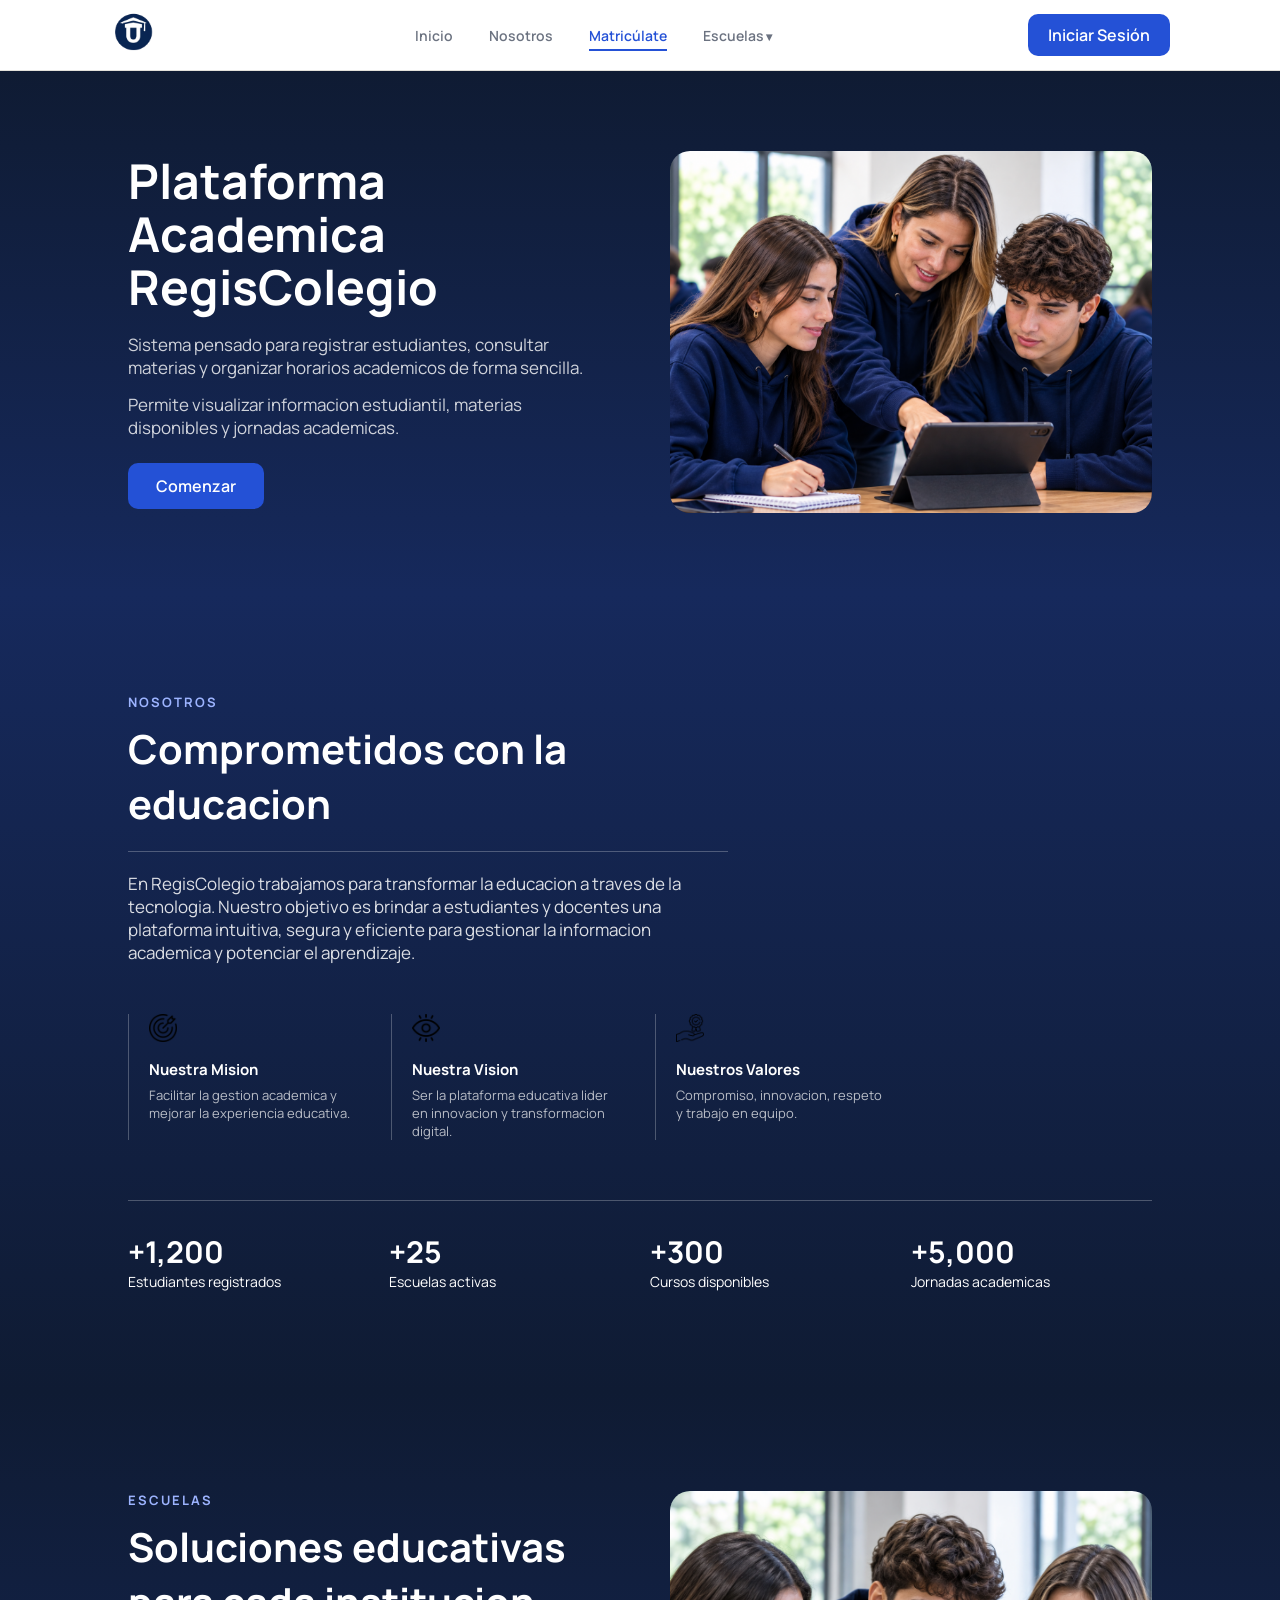
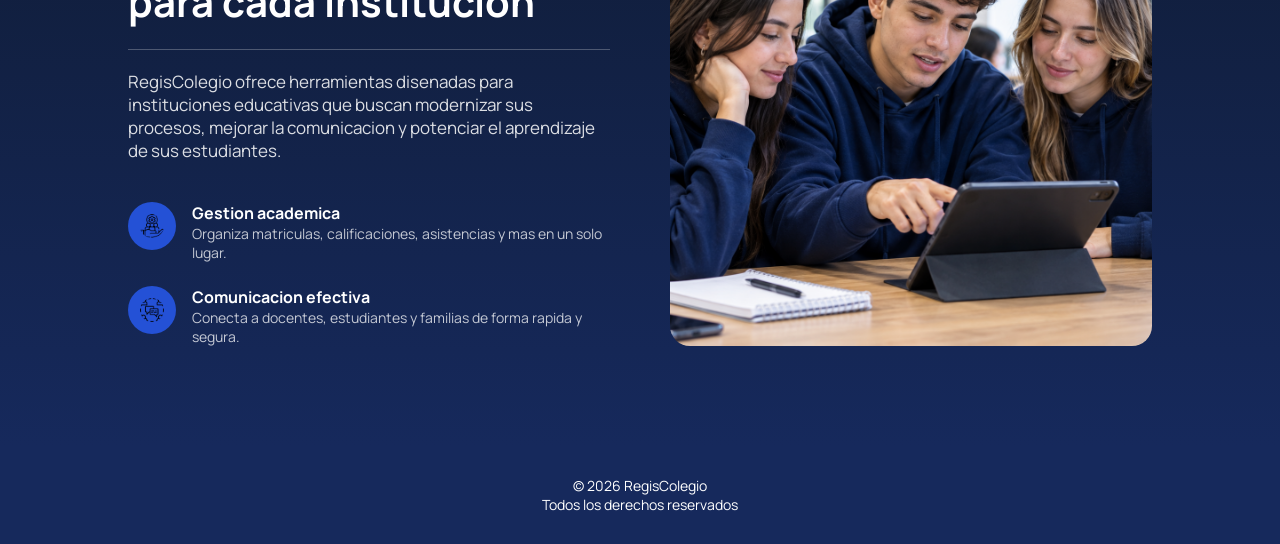
<file: index.html>
<!DOCTYPE html>
<html lang="es">
<head>
    <meta charset="UTF-8">
    <meta name="viewport" content="width=device-width, initial-scale=1.0">
    <title>RegisColegio | Plataforma Academica</title>

    <link rel="preconnect" href="https://fonts.googleapis.com">
    <link rel="preconnect" href="https://fonts.gstatic.com" crossorigin>
    <link rel="stylesheet" href="https://fonts.googleapis.com/css2?family=Manrope:wght@400;500;600;700&display=swap">
    <link rel="stylesheet" href="css/variables.css">
    <link rel="stylesheet" href="css/base.css">
    <link rel="stylesheet" href="css/componentes.css">
    <link rel="stylesheet" href="css/secciones.css">
    <link rel="stylesheet" href="css/responsive.css">
</head>
<body>

    <header class="encabezado">
        <a href="index.html" class="logo" aria-label="Inicio">
            <img src="img/logo.png" alt="Logo de RegisColegio">
        </a>

        <nav class="menu">
            <ul class="menu-lista">
                <li><a href="index.html" class="menu-enlace">Inicio</a></li>
                <li><a href="index.html#nosotros" class="menu-enlace">Nosotros</a></li>
                <li><a href="registro.html" class="menu-enlace activo" aria-current="page">Matricúlate</a></li>
                <li class="desplegable">
                    <a href="index.html#escuelas" class="menu-enlace">Escuelas</a>
                    <ul class="submenu">
                        <li><a href="index.html#escuelas">Tecnología</a></li>
                        <li><a href="index.html#escuelas">Administración</a></li>
                        <li><a href="index.html#escuelas">Diseño</a></li>
                        <li><a href="index.html#escuelas">Comercio</a></li>
                    </ul>
                </li>
            </ul>
        </nav>

        <a href="login.html" class="boton">Iniciar Sesión</a>
    </header>

    <main>

        <section id="inicio" class="hero">
            <h1 class="hero-titulo">Plataforma Academica RegisColegio</h1>
            <p class="hero-texto">
                Sistema pensado para registrar estudiantes, consultar materias
                y organizar horarios academicos de forma sencilla.
            </p>
            <p class="hero-texto">
                Permite visualizar informacion estudiantil, materias disponibles
                y jornadas academicas.
            </p>
            <a href="#matriculate" class="boton hero-boton">Comenzar</a>
            <img src="img/seccion2.png" alt="Estudiantes usando tabletas en un salon de clases" class="hero-imagen">
        </section>

        <section id="nosotros" class="seccion seccion-nosotros">
            <p class="antetitulo">Nosotros</p>
            <h2 class="seccion-titulo">Comprometidos con la educacion</h2>
            <p class="seccion-texto">
                En RegisColegio trabajamos para transformar la educacion a traves
                de la tecnologia. Nuestro objetivo es brindar a estudiantes y docentes
                una plataforma intuitiva, segura y eficiente para gestionar la
                informacion academica y potenciar el aprendizaje.
            </p>

            <ul class="pilares">
                <li>
                    <img src="img/iconos/mision.png" alt="">
                    <h3>Nuestra Mision</h3>
                    <p>Facilitar la gestion academica y mejorar la experiencia educativa.</p>
                </li>
                <li>
                    <img src="img/iconos/vision.png" alt="">
                    <h3>Nuestra Vision</h3>
                    <p>Ser la plataforma educativa lider en innovacion y transformacion digital.</p>
                </li>
                <li>
                    <img src="img/iconos/valores.png" alt="">
                    <h3>Nuestros Valores</h3>
                    <p>Compromiso, innovacion, respeto y trabajo en equipo.</p>
                </li>
            </ul>

            <ul class="cifras">
                <li><strong>+1,200</strong> Estudiantes registrados</li>
                <li><strong>+25</strong> Escuelas activas</li>
                <li><strong>+300</strong> Cursos disponibles</li>
                <li><strong>+5,000</strong> Jornadas academicas</li>
            </ul>
        </section>

        <section id="escuelas" class="seccion seccion-escuelas">
            <p class="antetitulo">Escuelas</p>
            <h2 class="seccion-titulo">Soluciones educativas para cada institucion</h2>
            <p class="seccion-texto">
                RegisColegio ofrece herramientas disenadas para instituciones
                educativas que buscan modernizar sus procesos, mejorar la
                comunicacion y potenciar el aprendizaje de sus estudiantes.
            </p>

            <ul class="beneficios">
                <li>
                    <img src="img/iconos/gestion.png" alt="">
                    <h3>Gestion academica</h3>
                    <p>Organiza matriculas, calificaciones, asistencias y mas en un solo lugar.</p>
                </li>
                <li>
                    <img src="img/iconos/comunicacion.png" alt="">
                    <h3>Comunicacion efectiva</h3>
                    <p>Conecta a docentes, estudiantes y familias de forma rapida y segura.</p>
                </li>
            </ul>

            <img src="img/seccion3.png" alt="Docente acompanando a estudiantes en clase" class="escuelas-imagen">

        </section>

    </main>

    <footer class="footer">
        <p>&copy; 2026 RegisColegio</p>
        <p>Todos los derechos reservados</p>
    </footer>

</body>
</html>
</file>
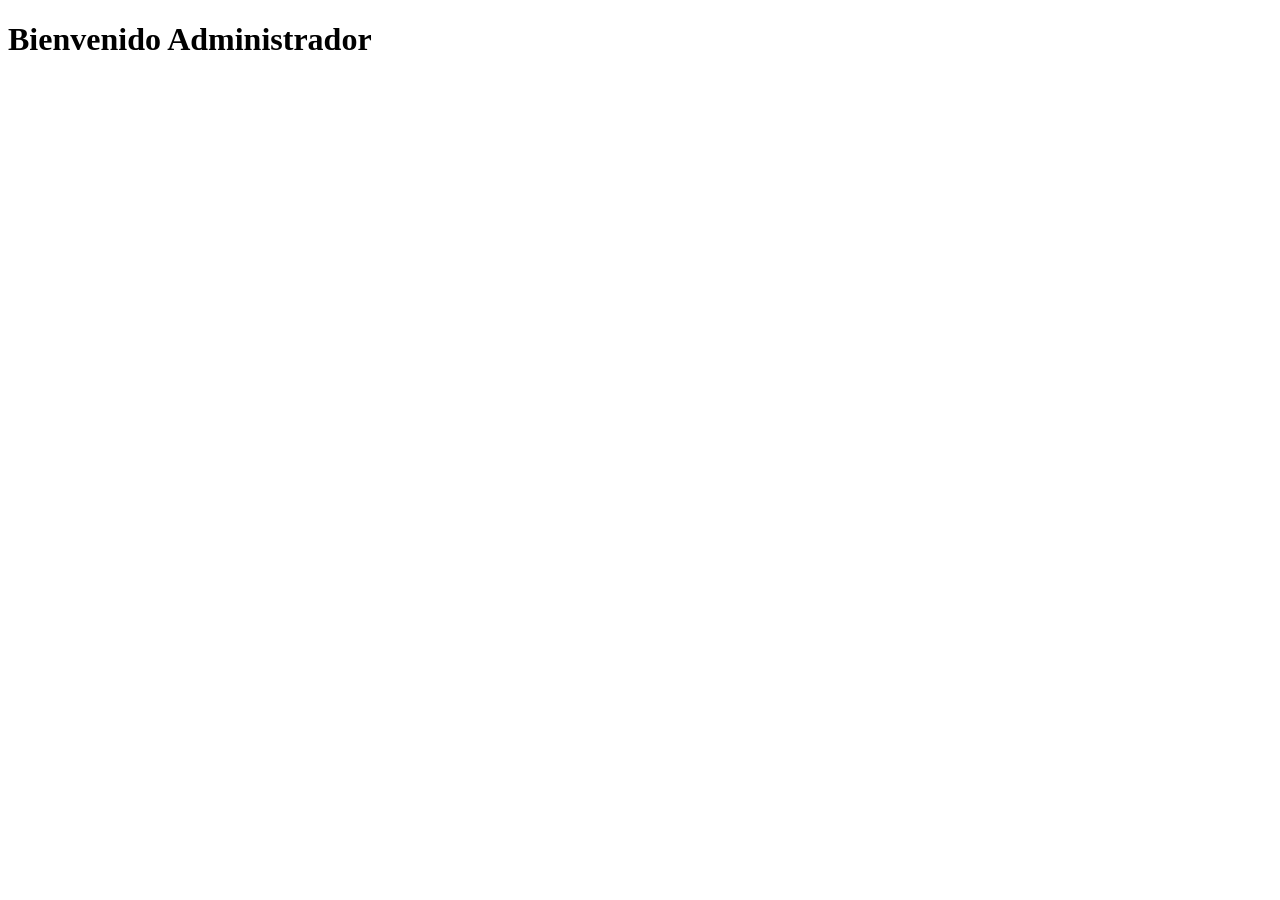
<file: admin.html>
<!DOCTYPE html>
<html lang="es">
<head>
    <meta charset="UTF-8">
    <meta name="viewport" content="width=device-width, initial-scale=1.0">
    <title>Pamel Administrador</title>
</head>
<body>
    <h1>Bienvenido Administrador</h1>
    
</body>
</html>
</file>
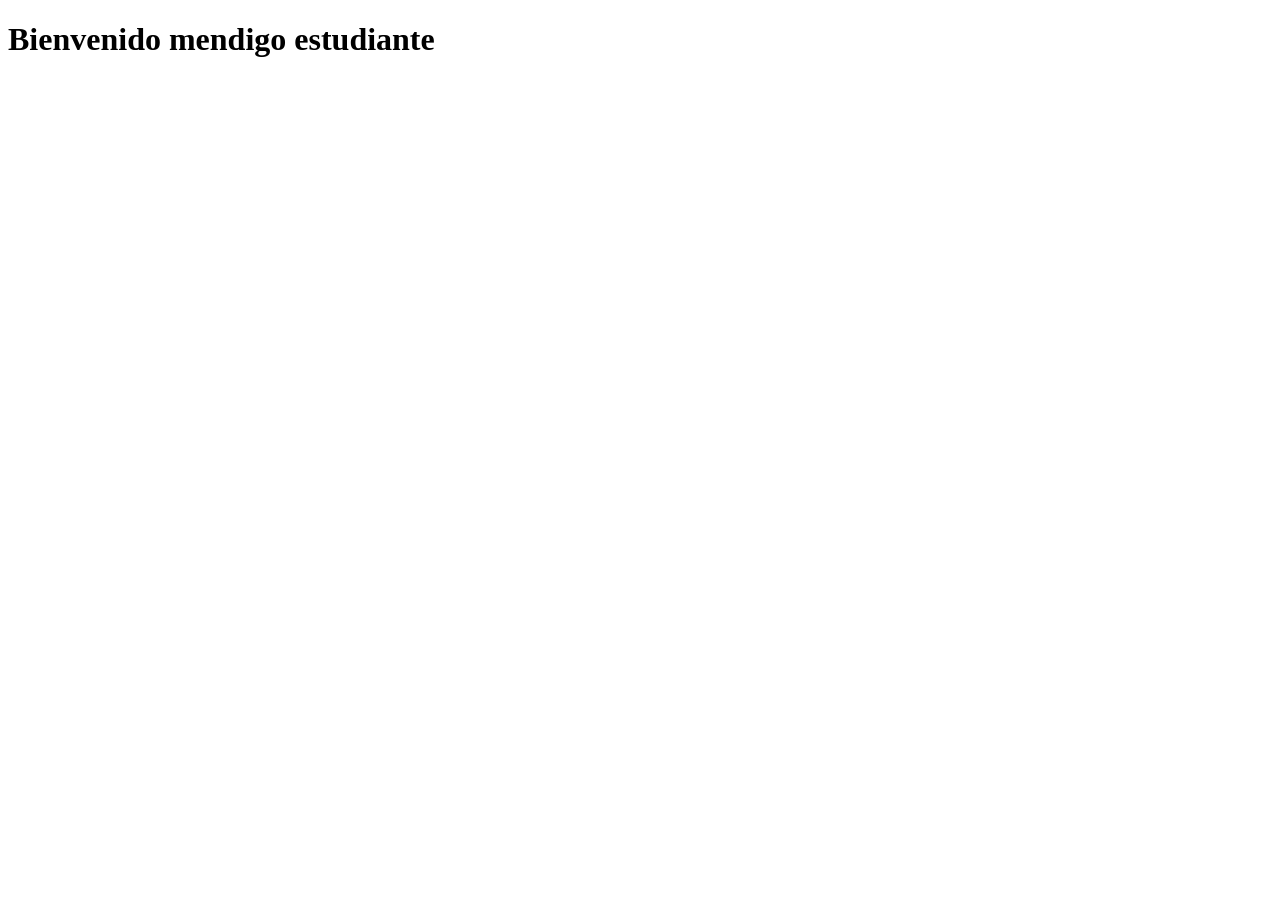
<file: estudiante.html>
<!DOCTYPE html>
<html lang="es">
<head>
    <meta charset="UTF-8">
    <meta name="viewport" content="width=device-width, initial-scale=1.0">
    <title>Estudiante</title>
</head>
<body>

    <h1>Bienvenido mendigo estudiante</h1>
    
</body>
</html>
</file>
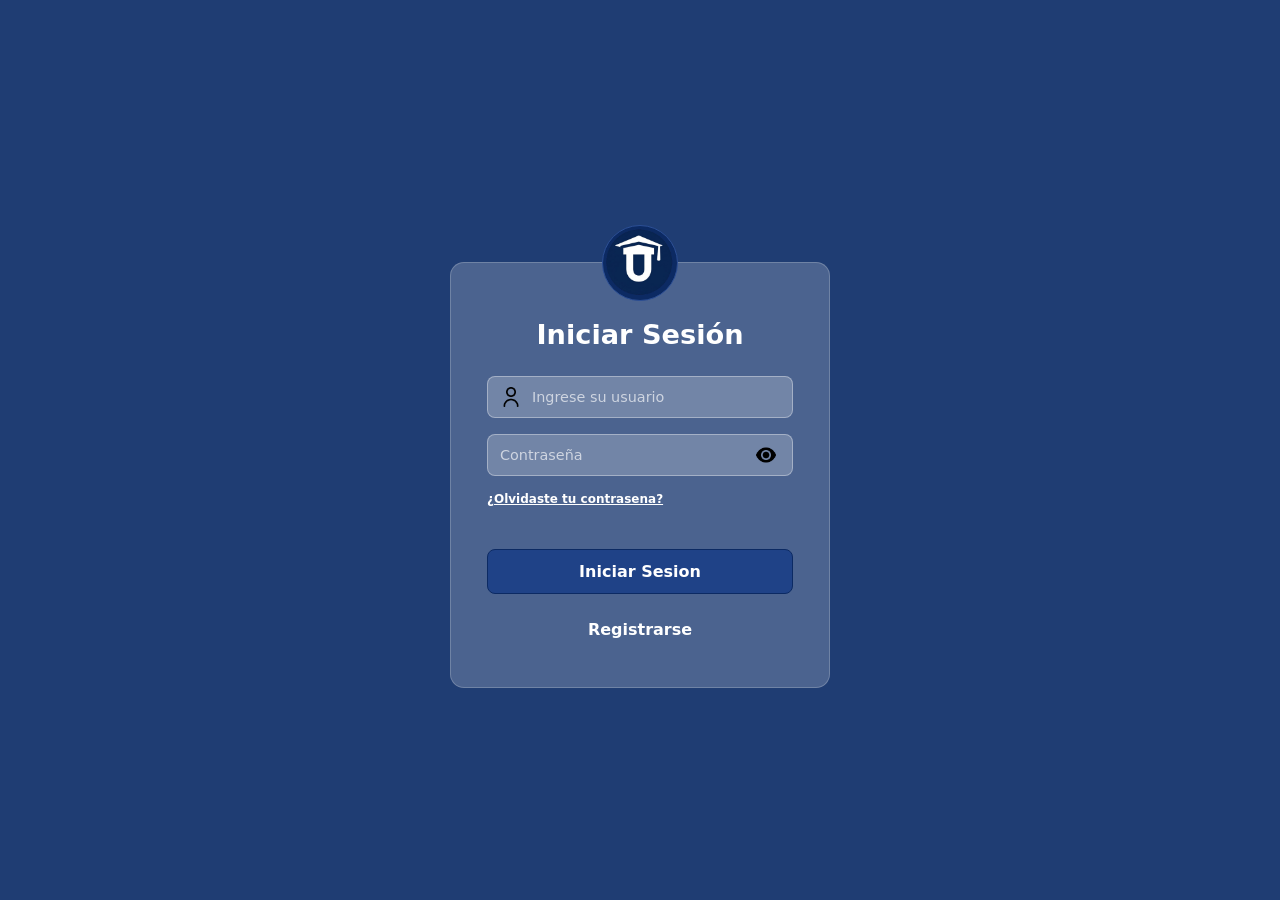
<file: login.html>
<!DOCTYPE html>
<html lang="es">

<head>
    <meta charset="UTF-8">
    <meta name="viewport" content="width=device-width, initial-scale=1.0">
    <title>institucion</title>
    <link rel="stylesheet" href="css/login.css">
    <script src="js/validacion_usuario.js" defer></script>
</head>

<body>
    <main class="login">
        <form id="form-login" class="login-tarjeta" novalidate>
            <section class="logo">
                <img src="img/logo.png" alt="Logo de la institucion">
            </section>
            <h1>Iniciar Sesión</h1>

            <section class="campo">
                <span class="campo-icono">
                    <img src="img/usuario.png" alt="usuario">
                </span>
                <input type="text" id="login-usuario" placeholder="Ingrese su usuario" required>
            </section>

            <section class="campo">
                <input type="password" id="login-contrasena" placeholder="Contraseña" required>
                <button type="button" id="btn-ver-contrasena" class="campo-ojo"
                    aria-label="Mostrar contraseña" aria-pressed="false">
                    <img src="img/ojo.png" alt="ojo">
                </button>
            </section>

            <a href="#" class="enlace-chico" id="recuperar">¿Olvidaste tu contrasena?</a>

            <p id="login-mensaje" class="mensaje" role="alert"></p>

            <button type="submit" id="btn-login" class="btn btn-primario">
                Iniciar Sesion
            </button>

            <a href="registro.html" id="btn-registro" class="btn btn-secundario">
                Registrarse
            </a>
        </form>
    </main>

    <script src="js/login.js"></script>
</body>

</html>
</file>
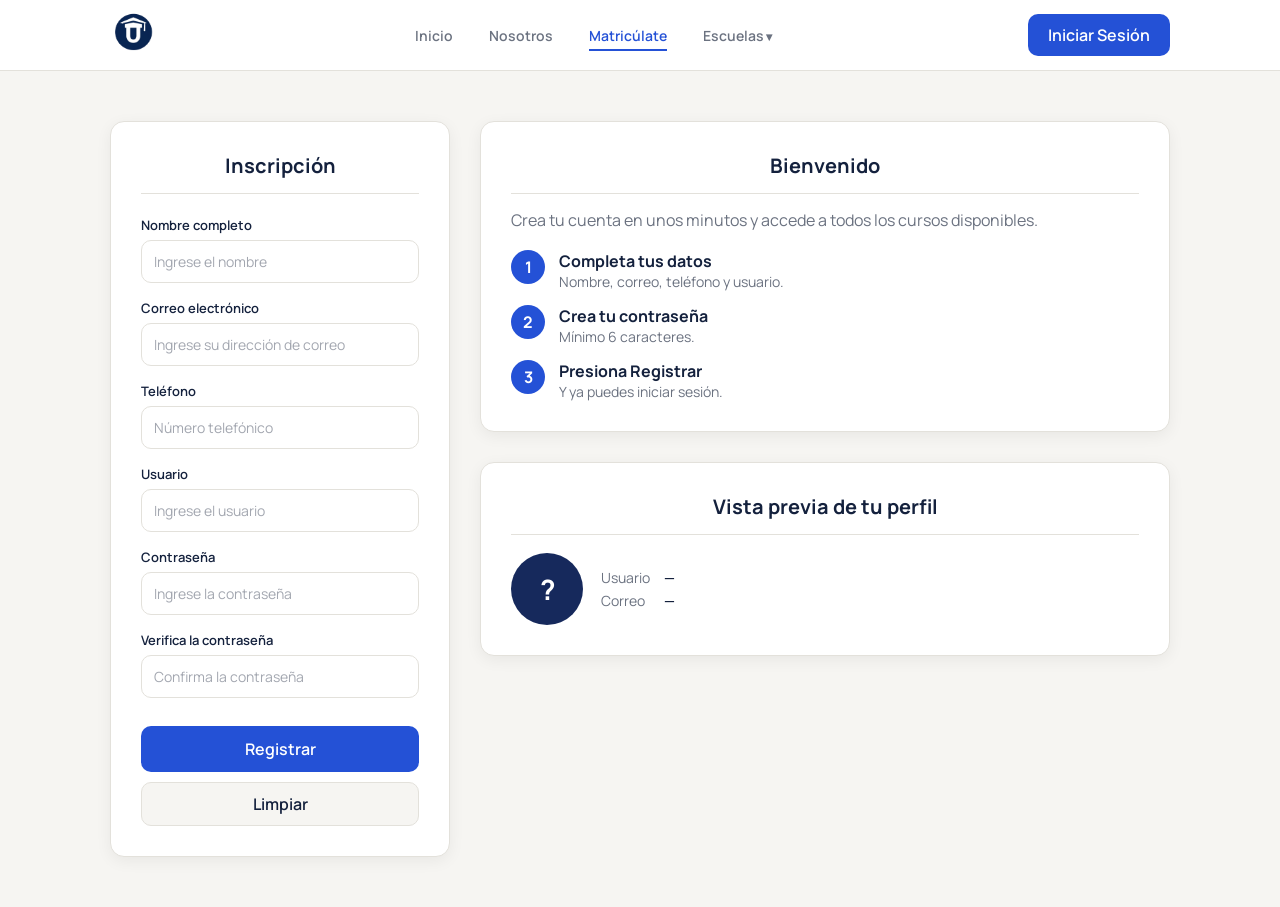
<file: registro.html>
<!DOCTYPE html>
<html lang="es">

<head>
    <meta charset="UTF-8">
    <meta name="viewport" content="width=device-width, initial-scale=1.0">
    <title>Registro</title>

    <script src="js/registro.js" defer></script>
    <script src="js/previsualizacion.js" defer></script>
    <link rel="preconnect" href="https://fonts.googleapis.com">
    <link rel="preconnect" href="https://fonts.gstatic.com" crossorigin>
    <link rel="stylesheet" href="https://fonts.googleapis.com/css2?family=Manrope:wght@400;600;700&display=swap">
    <link rel="stylesheet" href="css/variables.css">
    <link rel="stylesheet" href="css/base.css">
    <link rel="stylesheet" href="css/componentes.css">
    <link rel="stylesheet" href="css/registro.css">
    <link rel="stylesheet" href="css/responsive.css">

    
</head>

<body>

    <header class="encabezado">
        <a href="index.html" class="logo" aria-label="Inicio">
            <img src="img/logo.png" alt="Logo de RegisColegio">
        </a>

        <nav class="menu">
            <ul class="menu-lista">
                <li><a href="index.html" class="menu-enlace">Inicio</a></li>
                <li><a href="index.html#nosotros" class="menu-enlace">Nosotros</a></li>
                <li><a href="registro.html" class="menu-enlace activo" aria-current="page">Matricúlate</a></li>
                <li class="desplegable">
                    <a href="index.html#escuelas" class="menu-enlace">Escuelas</a>
                    <ul class="submenu">
                        <li><a href="index.html#escuelas">Tecnología</a></li>
                        <li><a href="index.html#escuelas">Administración</a></li>
                        <li><a href="index.html#escuelas">Diseño</a></li>
                        <li><a href="index.html#escuelas">Comercio</a></li>
                    </ul>
                </li>
            </ul>
        </nav>

        <a href="login.html" class="boton">Iniciar Sesión</a>
    </header>

    <main class="contenido">

        <section class="tarjeta-formulario" id="formulario">
            <h2 class="titulo-formulario">Inscripción</h2>

            <form class="formulario" id="form-registro">
                <label class="etiqueta" for="nombre">Nombre completo</label>
                <input class="campo" type="text" id="nombre" name="nombre" placeholder="Ingrese el nombre" required>

                <label class="etiqueta" for="correo">Correo electrónico</label>
                <input class="campo" type="email" id="correo" name="correo" placeholder="Ingrese su dirección de correo" required>

                <label class="etiqueta" for="telefono">Teléfono</label>
                <input class="campo" type="tel" id="telefono" name="telefono" placeholder="Número telefónico" pattern="[0-9]{10}" required>

                <label class="etiqueta" for="usuario">Usuario</label>
                <input class="campo" type="text" id="usuario" name="usuario" placeholder="Ingrese el usuario" required>

                <label class="etiqueta" for="password">Contraseña</label>
                <input class="campo" type="password" id="password" name="password" placeholder="Ingrese la contraseña" minlength="6" required>

                <label class="etiqueta" for="repassword">Verifica la contraseña</label>
                <input class="campo" type="password" id="repassword" name="repassword" placeholder="Confirma la contraseña" minlength="6" required>

                <button type="submit" class="boton boton-registro">Registrar</button>
                <button type="reset" class="boton boton-secundario">Limpiar</button>
            </form>
        </section>

        <aside class="lateral">
            <section class="tarjeta-lateral">
                <h2 class="titulo-formulario">Bienvenido</h2>
                <p>Crea tu cuenta en unos minutos y accede a todos los cursos disponibles.</p>
                <ol class="pasos">
                    <li><strong>Completa tus datos</strong><span>Nombre, correo, teléfono y usuario.</span></li>
                    <li><strong>Crea tu contraseña</strong><span>Mínimo 6 caracteres.</span></li>
                    <li><strong>Presiona Registrar</strong><span>Y ya puedes iniciar sesión.</span></li>
                </ol>
            </section>

            <section class="tarjeta-lateral perfil">
                <h2 class="titulo-formulario">Vista previa de tu perfil</h2>
                <span class="avatar" id="vp-avatar">?</span>
                <dl>
                    <dt>Usuario</dt>
                    <dd id="vp-usuario">—</dd>
                    <dt>Correo</dt>
                    <dd id="vp-correo">—</dd>
                </dl>
            </section>
        </aside>

    </main>

</body>

</html>
</file>
<file: css/variables.css>
:root {
    --azul: #2451d6;
    --azul-oscuro: #1b3fa8;
    --azul-suave: #e8eefc;
    --oscuro: #0f1b33;
    --medio: #16295c;
    --texto: #14213d;
    --gris: #6b7280;
    --fondo: #f6f5f2;
    --blanco: #fff;
    --borde: #e3e1db;

    --fuente: "Manrope", sans-serif;

    --radio: 10px;
    --sombra: 0 4px 16px rgba(0, 0, 0, 0.06);
}
</file>
<file: css/base.css>
* {
    margin: 0;
    padding: 0;
    box-sizing: border-box;
}

body {
    font-family: var(--fuente);
    color: var(--texto);
    background: var(--fondo);
}

a {
    color: inherit;
    text-decoration: none;
}

ul {
    list-style: none;
}

img {
    max-width: 100%;
}

input,
button {
    font: inherit;
}
</file>
<file: css/componentes.css>
.encabezado {
    position: sticky;
    top: 0;
    z-index: 100;
    display: flex;
    justify-content: space-between;
    align-items: center;
    padding: 12px max(20px, calc((100% - 1060px) / 2));
    background: var(--blanco);
    border-bottom: 1px solid var(--borde);
}

.logo img {
    width: 48px;
}

.menu-lista {
    display: flex;
    gap: 36px;
}

.menu-enlace {
    padding-bottom: 4px;
    font-size: 14px;
    font-weight: 600;
    color: var(--gris);
    border-bottom: 2px solid transparent;
    transition: color 0.2s, border-color 0.2s;
}

.menu-enlace:hover {
    color: var(--texto);
}

.menu-enlace.activo {
    color: var(--azul);
    border-color: var(--azul);
}

/* botones */
.boton {
    padding: 10px 20px;
    border: none;
    border-radius: var(--radio);
    background: var(--azul);
    color: var(--blanco);
    font-weight: 600;
    cursor: pointer;
    transition: background 0.2s, transform 0.1s;
}

.boton:hover {
    background: var(--azul-oscuro);
}

.boton:active {
    transform: scale(0.98);
}

.boton-registro {
    width: 100%;
    margin-top: 28px;
    padding: 12px;
}

/* layout de 2 columnas */
.contenido {
    display: grid;
    grid-template-columns: 340px 1fr;
    align-items: stretch;
    gap: 30px;
    max-width: 1100px;
    margin: 0 auto;
    padding: 50px 20px;
}

/* tarjeta blanca (la usan el formulario y la columna lateral) */
.tarjeta-formulario,
.tarjeta-lateral {
    padding: 30px;
    background: var(--blanco);
    border: 1px solid var(--borde);
    border-radius: 14px;
    box-shadow: var(--sombra);
}

.titulo-formulario {
    font-size: 20px;
    padding-bottom: 14px;
    margin-bottom: 6px;
    border-bottom: 1px solid var(--borde);
    text-align: center;
}

/* formulario */
.formulario {
    display: flex;
    flex-direction: column;
}

.etiqueta {
    margin: 16px 0 6px;
    font-size: 13px;
    font-weight: 600;
}

.campo {
    padding: 11px 12px;
    border: 1px solid var(--borde);
    border-radius: var(--radio);
    background: var(--blanco);
    font-size: 14px;
    transition: border-color 0.2s, box-shadow 0.2s;
}

.campo::placeholder {
    color: #a3a7b0;
}

.campo:focus {
    outline: none;
    border-color: var(--azul);
    box-shadow: 0 0 0 3px var(--azul-suave);
}

/* submenu */
.desplegable {
    position: relative;
}

.desplegable > .menu-enlace::after {
    content: " ▾";
    font-size: 12px;
}

.submenu {
    position: absolute;
    top: 100%;
    left: 0;
    z-index: 20;
    min-width: 180px;
    padding: 8px;
    background: var(--blanco);
    border: 1px solid var(--borde);
    border-radius: var(--radio);
    box-shadow: var(--sombra);
    opacity: 0;
    visibility: hidden;
    transition: opacity 0.2s;
}

.desplegable:hover .submenu,
.desplegable:focus-within .submenu {
    opacity: 1;
    visibility: visible;
}

.submenu a {
    display: block;
    padding: 8px 12px;
    border-radius: 6px;
    font-size: 13px;
}

.submenu a:hover {
    background: var(--fondo);
    color: var(--azul);
}
</file>
<file: css/secciones.css>
html {
    scroll-behavior: smooth;
}

/* Seccion principal */
.hero {
    display: grid;
    grid-template-columns: 1fr 1fr;
    grid-template-rows: 1fr auto auto auto auto 1fr;
    grid-template-areas:
        ". imagen"
        "titulo imagen"
        "texto1 imagen"
        "texto2 imagen"
        "boton imagen"
        ". imagen";
    gap: 0 60px;
    padding: 80px 10%;
    background: linear-gradient(var(--oscuro), var(--medio));
    color: white;
}

.hero-titulo {
    grid-area: titulo;
    font-size: 48px;
    line-height: 1.1;
    margin-bottom: 20px;
}

.hero-texto {
    grid-area: texto1;
    max-width: 480px;
    margin-bottom: 14px;
    font-size: 17px;
    opacity: 0.8;
}

.hero-texto + .hero-texto {
    grid-area: texto2;
}

.hero-boton {
    grid-area: boton;
    justify-self: start;
    margin-top: 10px;
    padding: 12px 28px;
}

.hero-imagen {
    grid-area: imagen;
    width: 100%;
    aspect-ratio: 4 / 3;
    object-fit: cover;
    border-radius: 20px;
}

.seccion {
    padding: 100px 10%;
    color: white;
}

.antetitulo {
    grid-area: antetitulo;
    font-size: 13px;
    font-weight: bold;
    letter-spacing: 2px;
    text-transform: uppercase;
    color: #9db4ff;
}

.seccion-titulo {
    grid-area: titulo;
    max-width: 600px;
    margin: 10px 0 20px;
    padding-bottom: 20px;
    font-size: 40px;
    border-bottom: 1px solid rgba(255, 255, 255, 0.25);
}

.seccion-texto {
    grid-area: texto;
    max-width: 560px;
    font-size: 17px;
    opacity: 0.85;
}


/* Seccion nosotros */
.seccion-nosotros {
    background: linear-gradient(var(--medio), var(--oscuro));
}

.pilares {
    display: grid;
    grid-template-columns: repeat(3, 1fr);
    gap: 30px;
    max-width: 760px;
    margin-top: 50px;
}

.pilares li {
    padding-left: 20px;
    border-left: 1px solid rgba(255, 255, 255, 0.25);
}

.pilares img {
    width: 28px;
}

.pilares h3 {
    margin: 12px 0 6px;
    font-size: 15px;
}

.pilares p {
    font-size: 13px;
    opacity: 0.7;
}

.cifras {
    display: grid;
    grid-template-columns: repeat(4, 1fr);
    gap: 20px;
    margin-top: 60px;
    padding-top: 30px;
    border-top: 1px solid rgba(255, 255, 255, 0.25);
    font-size: 14px;
}

.cifras strong {
    display: block;
    font-size: 30px;
}

/* Seccion de escuelas */
.seccion-escuelas {
    display: grid;
    grid-template-columns: 1fr 1fr;
    grid-template-rows: 1fr auto auto auto auto 1fr;
    grid-template-areas:
        ". imagen"
        "antetitulo imagen"
        "titulo imagen"
        "texto imagen"
        "beneficios imagen"
        ". imagen";
    gap: 0 60px;
    background: linear-gradient(var(--oscuro), var(--medio));
}

.beneficios {
    grid-area: beneficios;
    display: grid;
    gap: 24px;
    margin-top: 40px;
}

.beneficios li {
    display: grid;
    grid-template-columns: 48px 1fr;
    gap: 0 16px;
}

.beneficios img {
    grid-row: 1 / 3;
    width: 48px;
    height: 48px;
    padding: 12px;
    border-radius: 50%;
    background: var(--azul);
}

.beneficios h3 {
    font-size: 16px;
}

.beneficios p {
    font-size: 14px;
    opacity: 0.75;
}

.escuelas-imagen {
    grid-area: imagen;
    width: 100%;
    height: 100%;
    min-height: 380px;
    object-fit: cover;
    border-radius: 20px;
}


/* footer de pagina */
.footer {
    padding: 30px;
    background: var(--medio);
    color: white;
    text-align: center;
    font-size: 14px;
}
</file>
<file: css/responsive.css>
/* tablet */
@media (max-width: 900px) {
    .encabezado {
        flex-wrap: wrap;
        padding: 10px 20px;
    }

    .menu {
        order: 3;
        width: 100%;
    }

    .menu-lista {
        justify-content: center;
        gap: 24px;
    }

    /* todo pasa a una sola columna */
    .contenido,
    .hero,
    .seccion-escuelas {
        grid-template-columns: 1fr;
        grid-template-rows: auto;
    }

    .hero {
        grid-template-areas: "titulo" "texto1" "texto2" "boton" "imagen";
        padding: 50px 20px;
    }

    .seccion-escuelas {
        grid-template-areas: "antetitulo" "titulo" "texto" "beneficios" "imagen";
    }

    .seccion {
        padding: 60px 20px;
    }

    .hero-titulo,
    .seccion-titulo {
        font-size: 32px;
    }

    .hero-imagen,
    .escuelas-imagen {
        margin-top: 30px;
    }

    .pilares {
        grid-template-columns: 1fr;
    }

    .cifras {
        grid-template-columns: repeat(2, 1fr);
    }

    .submenu {
        left: auto;
        right: 0;
    }
}

/* celular */
@media (max-width: 600px) {
    .menu-lista {
        gap: 16px;
    }

    .menu-enlace {
        font-size: 13px;
    }

    .hero-titulo,
    .seccion-titulo {
        font-size: 26px;
    }

    .hero-boton {
        justify-self: stretch;
        text-align: center;
    }

    .tarjeta-formulario,
    .tarjeta-lateral {
        padding: 20px;
    }
}
</file>
<file: css/login.css>
:root{
    --azul-fondo: #1f3d73;
    --azul-oscuro: #0c2a63;
    --azul-boton: #1f4287;
    --blanco: #ffffff;
}

*{
    box-sizing: border-box;
    margin: 0;
    padding: 0;
}

body{
    font-family: "Poppins", "Segoe UI", system-ui, sans-serif;
    background: var(--azul-fondo);
    color: var(--blanco);
}

.login{
    min-height: 100vh;
    display: grid;
    place-items: center;
    padding: 70px 20px 20px;
}

.login-tarjeta{
    position: relative;
    width: 100%;
    max-width: 380px;
    padding: 56px 36px 36px;
    background: rgb(255, 255, 255, 0.2);
    border: 1px solid rgb(255, 255, 255, 0.2);
    border-radius: 14px;
    text-align: center;
}

.login-tarjeta h1{
    font-size: 1.7rem;
    margin-bottom: 26px;
}

.logo {
  position: absolute;
  top: -38px;
  left: 50%;
  transform: translateX(-50%);
  width: 76px;
  height: 76px;
  border-radius: 50%;
  overflow: hidden;          
  background: var(--azul-oscuro);
  border: 1px solid #2c4f95;
}

.logo img {
  width: 100%;
  height: 100%;
  object-fit: cover;       
  display: block;
}

.campo{
    display: flex;
    align-items: center;
    gap: 10px;
    margin-bottom: 16px;
    padding: 0 12px;
    background: rgb(255, 255, 255, 0.22);
    border: 1px solid rgb(255, 255, 255, 0.35);
    border-radius: 8px;
}

.campo:focus-within{
    background: rgb(255, 255, 255, 0.3);
    border-color: var(--blanco);
}

.campo-icono{
    display: flex;
    flex: 0 0 22px;
    align-items: center;
    justify-content: center;
}

.campo-icono img{
    display: block;
    width: 20px;
    height: 20px;
    object-fit: contain;
}

.campo input{
    flex: 1;
    min-width: 0;
    padding: 12px 0;
    background: transparent;
    border: none;
    outline: none;
    color: var(--blanco);
    font: inherit;
    font-size: 0.9rem;
} 

.campo input::placeholder{
    color: rgb(255, 255, 255, 0.65);
}

.campo-ojo{
    display: flex;
    align-items: center;
    justify-content: center;
    background: none;
    border: none;
    cursor: pointer;
    padding: 4px;
}

.campo-ojo img{
    display: block;
    width: 20px;
    height: 20px;
    object-fit: contain;
}

.enlace-chico{
    display: block;
    margin-bottom: 14px;
    font-size: 0.75rem;
    font-weight: 600;
    text-align: left;
    color: var(--blanco);
}

.mensaje{
    min-height: 1.3rem;
    margin-bottom: 8px;
    font-size: 0.85rem;
}

.mensaje.error {color: #ffd6d6;}
.mensaje.ok {color: #c4f7d3;}

.btn{
    display: block;
    width: 100%;
    padding: 12px;
    border-radius: 8px;
    font: inherit;
    font-size: 1rem;
    font-weight: 700;
    text-align: center;
    text-decoration: none;
    cursor: pointer;
}

.btn-primario{
    background: var(--azul-boton);
    color: var(--blanco);
    border: 1px solid var(--azul-oscuro);
}

.btn-primario:hover{
    background: #2a56ad;
}

.btn-secundario{
    margin-top: 14px;
    background: transparent;
    border: none;
    color: var(--blanco);
    text-decoration: none;
}
</file>
<file: css/registro.css>
.lateral {
    display: grid;
    gap: 30px;
    align-content: start;
}

.tarjeta-lateral p {
    margin: 14px 0 18px;
    color: var(--gris);
    line-height: 1.5;
}


.boton-secundario {
    width: 100%;
    margin-top: 10px;
    background: var(--fondo);
    color: var(--texto);
    border: 1px solid var(--borde);
}

.boton-secundario:hover {
    background: var(--borde);
}

.pasos {
    list-style: none;
    counter-reset: paso;
    display: grid;
    gap: 14px;
}

.pasos li {
    counter-increment: paso;
    display: grid;
    grid-template-columns: 34px 1fr;
    column-gap: 14px;
}

.pasos li::before {
    content: counter(paso);
    grid-row: span 2;
    display: grid;
    place-items: center;
    width: 34px;
    height: 34px;
    border-radius: 50%;
    background: var(--azul);
    color: var(--blanco);
    font-weight: 700;
}

.pasos span {
    color: var(--gris);
    font-size: 14px;
}

.perfil {
    display: grid;
    grid-template-columns: 72px 1fr;
    gap: 0 18px;
    align-items: center;
}

.perfil h2 {
    grid-column: 1 / -1;
    margin-bottom: 18px;
}

.avatar {
    display: grid;
    place-items: center;
    width: 72px;
    height: 72px;
    border-radius: 50%;
    background: var(--medio);
    color: var(--blanco);
    font-size: 28px;
    font-weight: 700;
}

.perfil dl {
    display: grid;
    grid-template-columns: auto 1fr;
    gap: 4px 14px;
    font-size: 14px;
}

.perfil dt {
    color: var(--gris);
}

.perfil dd {
    font-weight: 600;
    word-break: break-all;
}
</file>
